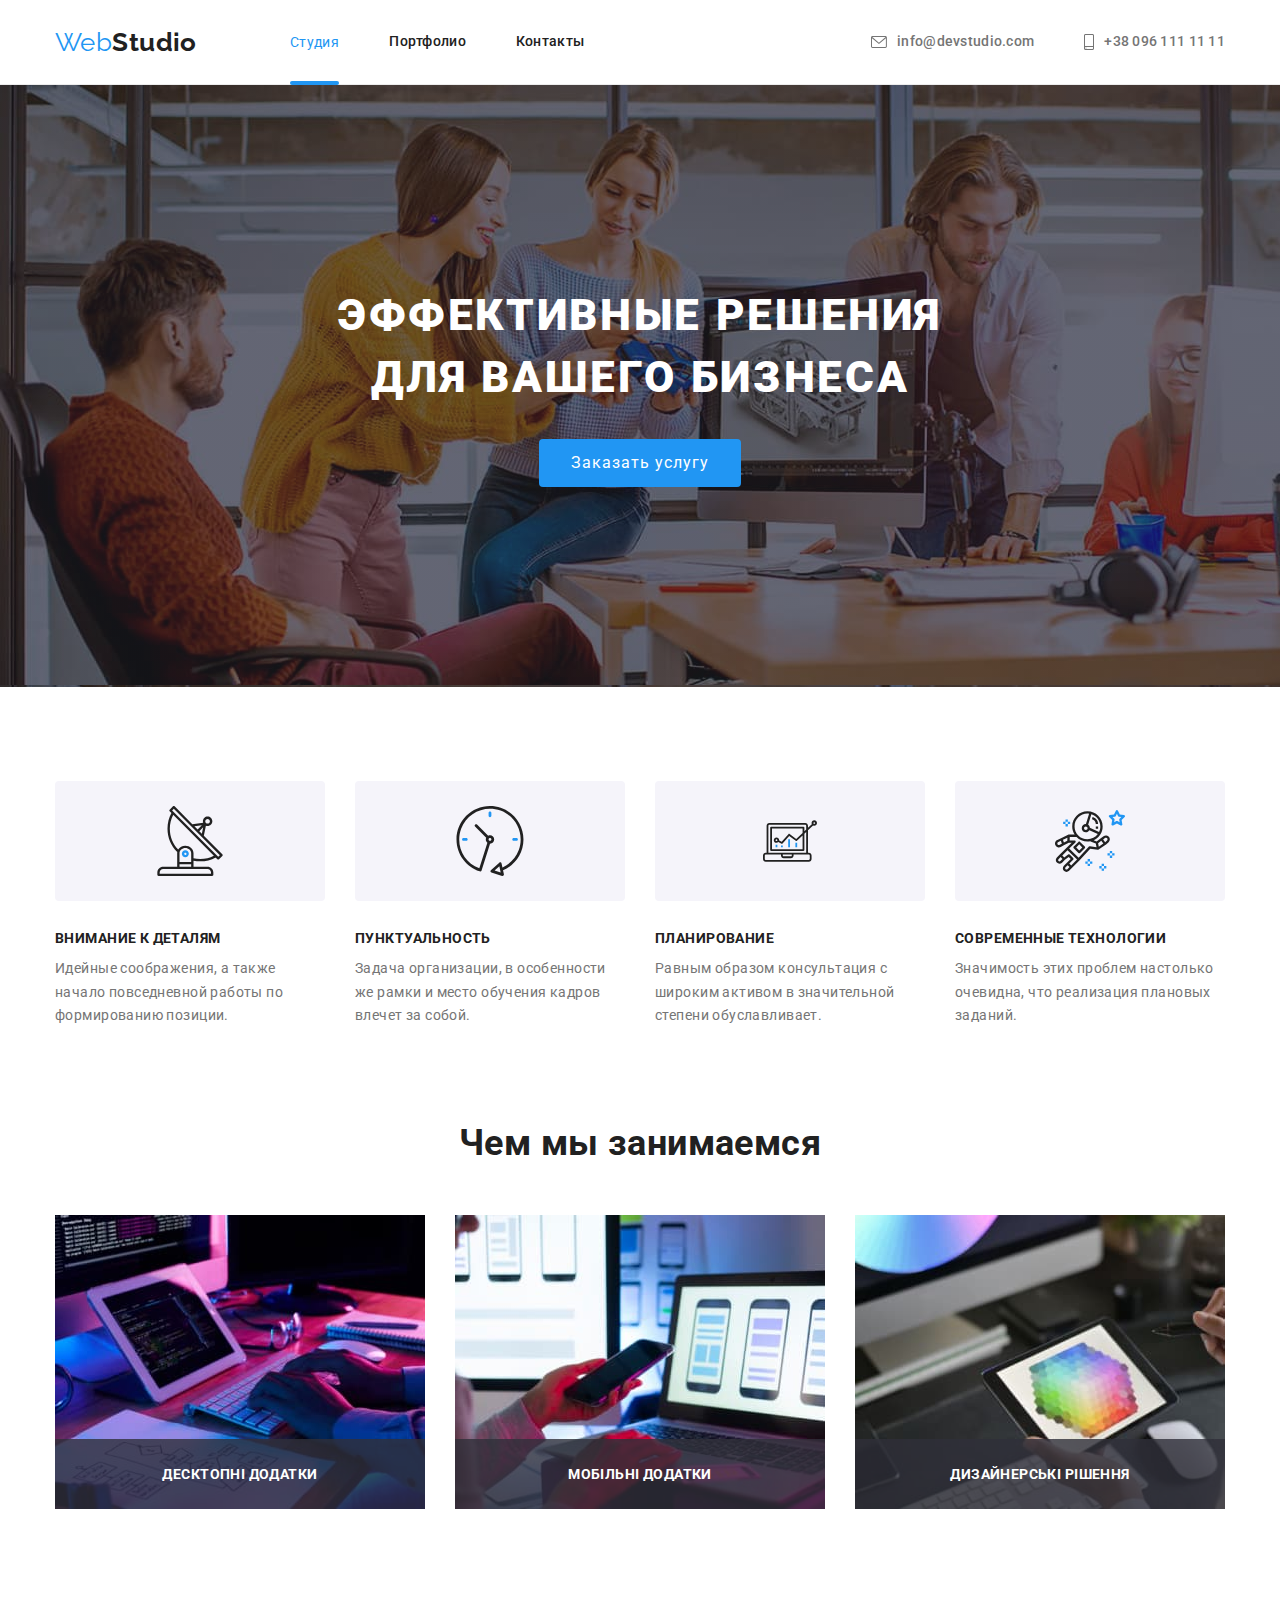
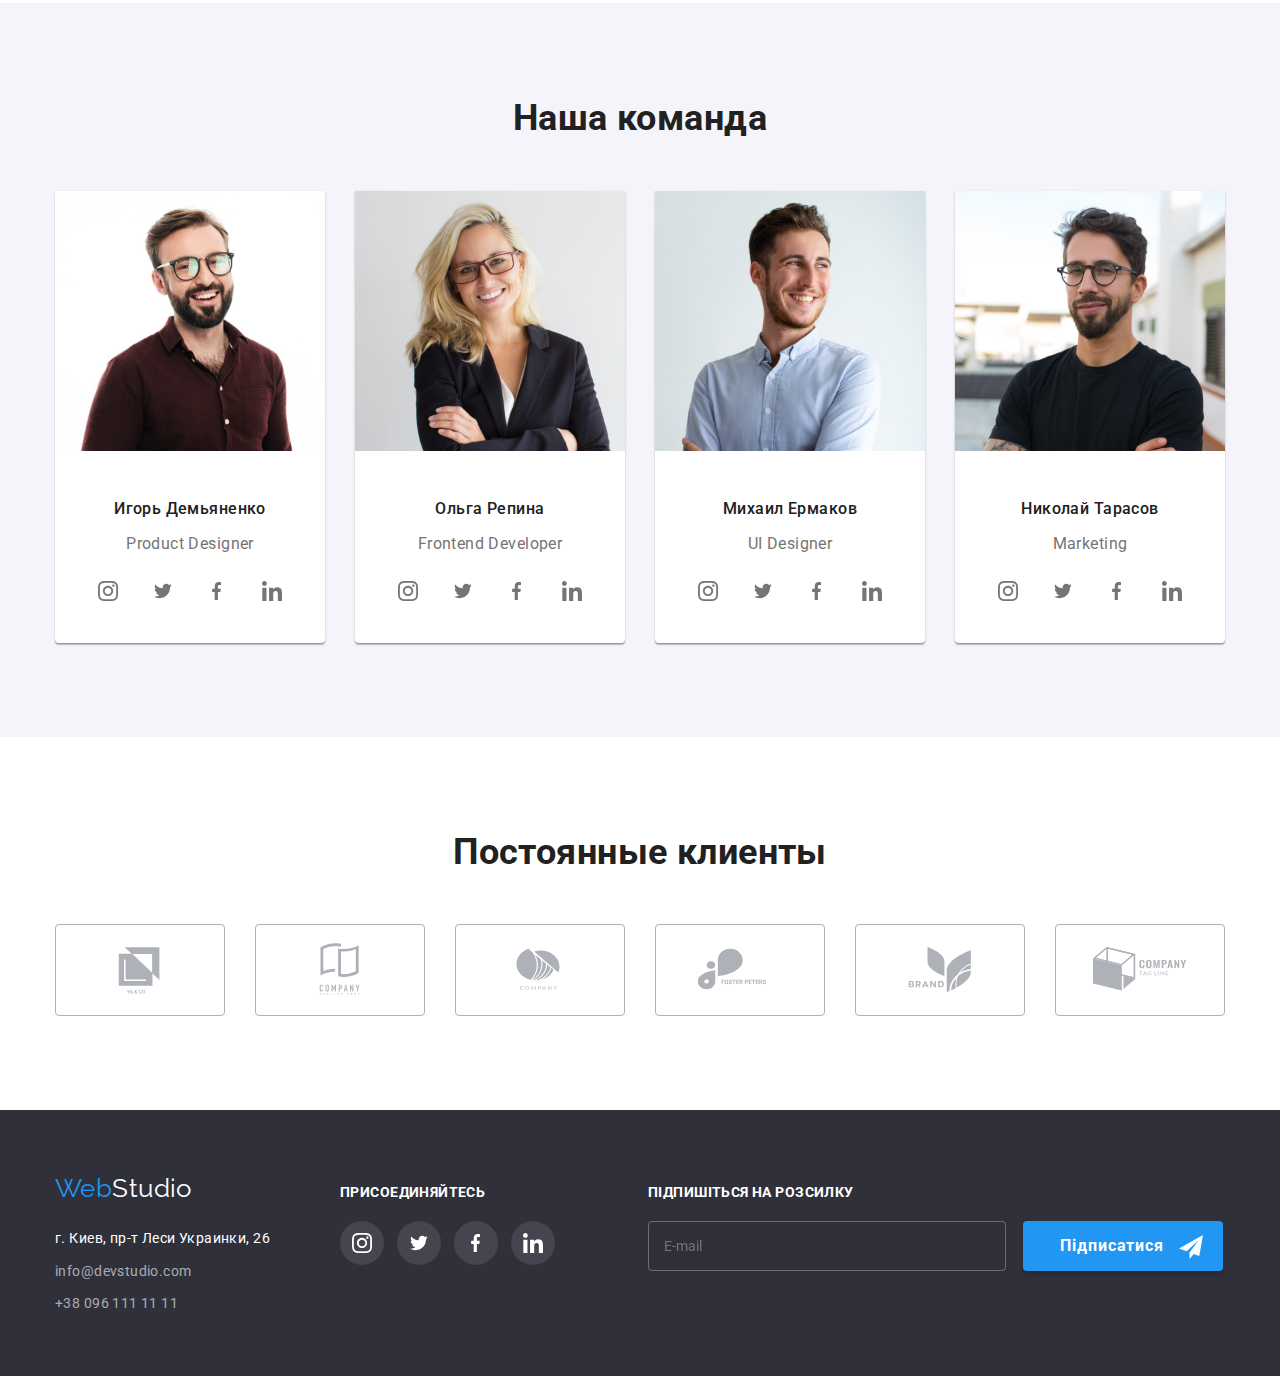
<file: index.html>
<!DOCTYPE html>
<html lang="ru">
<head>
    <meta charset="UTF-8">
    <meta http-equiv="X-UA-Compatible" content="IE=edge">
    <meta name="viewport" content="width=device-width, initial-scale=1.0">
    <link href="https://fonts.googleapis.com/css2?family=Raleway:wght@700&family=Roboto:wght@400;500;700;900&display=swap" rel="stylesheet">
    <link rel="stylesheet" href="https://cdnjs.cloudflare.com/ajax/libs/modern-normalize/1.1.0/modern-normalize.min.css">
    <link rel="stylesheet" href="./css/styles.css">
    <title><Homework#1></title>
</head>
<body>
    <header class="header">
        <div class="container main-nav">
        <nav class="main-nav">
            <a href="./index.html" class="logo list"><span>Web</span>Studio</a>
        <ul class="site-nav list">
            <li class="item"><a href="./index.html" class=" header-link accent-link list">Студия</a></li>
            <li class="item"><a href="./portfolio.html" class="header-link link list">Портфолио</a></li>
            <li class="item"><a href="#" class="link list">Контакты</a></li>
        </ul>
        </nav>
        <ul class="info-nav list">
            <li class="item"><a href="mailto:info@devstudio.com"class="item list"><svg class="letter-icon link"><use href="./images/icons.svg#letter"></use></svg>info@devstudio.com</a></li>
            <li class="item"><a href="tel:+380961111111"class="item list"><svg class="phone-icon link"><use href="./images/icons.svg#phone"></use></svg>+38 096 111 11 11</a></li>
    </ul>
</div>
    </header>
    <main>
    <section class="hero">
        <h1 class="hero-title">Эффективные решения для вашего бизнеса</h1>
        <button data-modal-open  type="button">Заказать услугу</button>
    </section>
    <section class="section about">
        <div class="container">
        <h2 class="hidden">О нас</h2>
        <ul class="quality-list list">
            <li class="feature-list">
                <div class="quality-icon"><svg class="antenna" widht="65" height="70">
                    <use href="./images/icons.svg#antenna"></use>
                </svg>  </div> 
                <h3 class="title">Внимание к деталям</h3>
                <p class="segment">Идейные соображения, а также начало повседневной работы по формированию позиции.</p>
            </li>
            <li class="feature-list">
                <div class="quality-icon"><svg class="clock"widht="67" height="70">
                    <use href="./images/icons.svg#clock"></use>
                </svg>   
                </div>
                <h3 class="title">Пунктуальность</h3>
                <p class="segment">Задача организации, в особенности же рамки и место обучения кадров влечет за собой.</p>
            </li>
            <li class="feature-list">
                <div class="quality-icon"><svg class="diagram" widht="70" height="54">
                    <use href="./images/icons.svg#diagram"></use>
                </svg>   
                </div>
                <h3 class="title">Планирование</h3>
                <p class="segment">Равным образом консультация с широким активом в значительной степени обуславливает.</p>
            </li>
            <li class="feature-list">
                <div class="quality-icon"><svg class="astronaut" width="70" height="70">
                    <use href="./images/icons.svg#astronaut"></use>
                </svg>   
                </div>
                <h3 class="title">Современные технологии</h3>
                <p class="segment">Значимость этих проблем настолько очевидна, что реализация плановых заданий.</p>
            </li>
        </ul>
    </div>
    </section>
    <section class="section-work list">
        <div class="container">
        <h2 class="section-title">Чем мы занимаемся</h2>
        <ul class="work list">
            <li><div class="app"><img src="./images/box1.jpg"alt="workflow" width="370">
            <h2 class="product-app list">Десктопні додатки</h2>
        </div></li>
            <li><div class="app"><img src="./images/box2.jpg" alt="workflow" width="370">
                <h2 class="product-app list">Мобільні додатки</h2>
            </div></li>
            <li><div class="app"><img src="./images/box3.jpg" alt="workflow" width="370">
                <h2 class="product-app list">Дизайнерські рішення</h2>
            </div></li>
        </ul>
    </div>
    </section>
    <section class="section-team">
        <div class="container">
        <h2 class="section-title">Наша команда</h2>
        <ul class="member-list list">
            <li class="member">
                <img src="./images/member1.jpg" alt="teammember" width="270">
                <h3 class="title">Игорь Демьяненко</h3>
                <p class="segment">Product Designer</p>
                <div>
                    <ul class="team-media list"> 
                        <li><a href="" class="link-icon">
                        <svg class="icon" width="20" height="20">
                            <use href="./images/icons.svg#instagram"></use>
                        </svg></a></li>
                        <li><a href="" class="link-icon">
                        <svg class="icon" width="20" height="16">
                            <use href="./images/icons.svg#twitter"></use>
                        </svg></a></li>
                        <li><a href="" class="link-icon">
                        <svg class="icon" width="10" height="20">
                            <use href="./images/icons.svg#facebook"></use>
                        </svg></a></li> 
                        <li><a href="" class="link-icon">
                        <svg class="icon" width="20" height="20">
                            <use href="./images/icons.svg#linkedin"></use>
                        </svg></a></li>
                </ul></div>
            <li class="member">
                <img src="./images/member2.jpg" alt="teammember" width="270">
                <h3 class="title">Ольга Репина</h3>
                <p class="segment">Frontend Developer</p>
                <div>
                    <ul class="team-media list"> 
                        <li><a href="" class="link-icon">
                        <svg class="icon" width="20" height="20">
                            <use href="./images/icons.svg#instagram"></use>
                        </svg></a></li>
                        <li><a href="" class="link-icon">
                        <svg class="icon" width="20" height="16">
                            <use href="./images/icons.svg#twitter"></use>
                        </svg></a></li>
                        <li><a href="" class="link-icon">
                        <svg class="icon" width="10" height="20">
                            <use href="./images/icons.svg#facebook"></use>
                        </svg></a></li> 
                        <li><a href="" class="link-icon">
                        <svg class="icon" width="20" height="20">
                            <use href="./images/icons.svg#linkedin"></use>
                        </svg></a></li>
                </ul></div>
            </li>
            <li class="member">
                <img src="./images/member4.jpg" alt="teammember" width="270">
                <h3 class="title">Михаил Ермаков</h3>
                <p class="segment">UI Designer</p>
                <div>
                    <ul class="team-media list"> 
                        <li><a href="" class="link-icon">
                        <svg class="icon" width="20" height="20">
                            <use href="./images/icons.svg#instagram"></use>
                        </svg></a></li>
                        <li><a href="" class="link-icon">
                        <svg class="icon" width="20" height="16">
                            <use href="./images/icons.svg#twitter"></use>
                        </svg></a></li>
                        <li><a href="" class="link-icon">
                        <svg class="icon" width="10" height="20">
                            <use href="./images/icons.svg#facebook"></use>
                        </svg></a></li> 
                        <li><a href="" class="link-icon">
                        <svg class="icon" width="20" height="20">
                            <use href="./images/icons.svg#linkedin"></use>
                        </svg></a></li>
                </ul></div>
            </li>
            <li class="member">
                <img src="./images/member3.jpg" alt="teammember" width="270">
                <h3 class="title">Николай Тарасов</h3>
                <p class="segment">Marketing</p>
                <div>
                    <ul class="team-media list"> 
                        <li><a href="" class="link-icon">
                        <svg class="icon" width="20" height="20">
                            <use href="./images/icons.svg#instagram"></use>
                        </svg></a></li>
                        <li><a href="" class="link-icon">
                        <svg class="icon" width="20" height="16">
                            <use href="./images/icons.svg#twitter"></use>
                        </svg></a></li>
                        <li><a href="" class="link-icon">
                        <svg class="icon" width="10" height="20">
                            <use href="./images/icons.svg#facebook"></use>
                        </svg></a></li> 
                        <li><a href="" class="link-icon">
                        <svg class="icon" width="20" height="20">
                            <use href="./images/icons.svg#linkedin"></use>
                        </svg></a></li>
                </ul></div>
            </li>
        </ul>
    </div>
    </section>
    <section class="section-client">
        <div class="container">
        <h2 class="section-title">Постоянные клиенты</h2>
        <ul class="company-list list">
            <li>
                <a href="" class="company-link">
                    <svg class="company-icon"  width="106" height="60">
                        <use href="./images/icons.svg#logo-1"></use>
                    </svg>
                </a>
            </li>
            <li>
                <a href="" class="company-link">
                    <svg class="company-icon" width="106" height="60">
                        <use href="./images/icons.svg#logo-2"></use>
                    </svg>
                </a>
            </li>
            <li>
                <a href="" class="company-link" >
                    <svg class="company-icon" width="106" height="60">
                        <use href="./images/icons.svg#logo-3"></use>
                    </svg>
                </a>
            </li>
            <li>
                <a href="" class="company-link">
                    <svg class="company-icon" width="106" height="60">
                        <use href="./images/icons.svg#logo-4"></use>
                    </svg>
                </a>
            </li>
            <li>
                <a href="" class="company-link">
                    <svg class="company-icon" width="106" height="60">
                        <use href="./images/icons.svg#logo-5"></use>
                    </svg>
                </a>
            </li>
            <li>
                <a href="" class="company-link none">
                    <svg class="company-icon" width="106" height="60">
                        <use href="./images/icons.svg#logo-6"></use>
                    </svg>
                </a>
            </li>
            
        </ul>
    </div>
    </section>
</main> 
<footer class="footer">
    <div class="container flex-ftr">
    <div class="ftr-address">
    <a href="./index.html" class="footer-logo list"><span>Web</span>Studio</a>
    <address>
        <ul class="footer-info list">
            <li class="ftr-item"><a href="https://goo.gl/maps/piqngm7oDQpEDh6u6" class="address list" target="_blank" rel="noopener nofollow noreferrer">г. Киев, пр-т Леси Украинки, 26</a></li>
            <li class="ftr-item"><a href="mailto:info@devstudio.com"class="link list" list>info@devstudio.com</a></li>
            <li class="ftr-item"><a href="tel:+380961111111"class="link list">+38 096 111 11 11</a></li>
        </ul>
    </address></div>
    <div class="conect">
        <h2 class="ftr-title">присоединяйтесь</h2>
   <ul class="ftr-list list">
      <li >
       <a class="ftr-icon" href="">
           <svg class="icon" width="20"height="20">
               <use href="./images/icons.svg#instagram"width="20"height="20"></use>
           </svg>
       </a>
      </li>
      <li>
       <a class="ftr-icon" href="">
           <svg class="icon" width="20"height="16">
               <use href="./images/icons.svg#twitter"></use>
           </svg>
       </a>
      </li>
      <li >
       <a class="ftr-icon" href="" >
           <svg class="icon"width="10"height="20">
               <use href="./images/icons.svg#facebook"></use>
           </svg>
       </a>
      </li>
      <li >
       <a class="ftr-icon none" href="">
           <svg class="icon" width="20"height="20">
               <use href="./images/icons.svg#linkedin"></use>
           </svg>
       </a>
      </li>
   </ul></div>
   <form class="ftr-form list">
    <h2 class="ftr-title">Підпишіться на розсилку</h2>
    <div class="ftr-group list">
    <input type="email" name="mail" id="mail" placeholder="E-mail">
    <button class="btn-form-ftr" type="submit">
        Підписатися <svg class="ftr-form-icon" Width="24px" Height="24px">
            <use href="./images/icons.svg#send-form"></use>
        </svg> </button>
    </div>
   </form>
</div>

</footer>
<div class="backdrop is-hidden" data-modal>
    <div class="modal">
        <button class="close" data-modal-close> <svg width="18"height="18"><use href="./images/icons.svg#close"></use></svg> </button>
        <h2 class="group-title list">Залиште свої дані, ми вам передзвонимо</h2>
        <form  class="form">
            <div class="form-group list">
            <label for="name" class="form-label">Ім'я</label>
            <span class="form-icon"><svg  width="18px"
                height="18px">
                <use href="./images/icons.svg#person-form"></use>
            </svg></span>
            <input class="form-input" type="text" name="name" id="name" > 
        </div>
        <div class="form-group list">
            <label for="tel" class="form-label">Телефон</label>
            <span class="form-icon"><svg width="18px"
                height="18px">
                <use href="./images/icons.svg#phone-form"></use>
            </svg></span>
            <input class="form-input" type="tel" name="tel" id="tel">
        </div>
        <div class="form-group list">
            <label for="mail" class="form-label">Пошта</label>
            <span class="form-icon"><svg  width="18px"
                height="18px">
                <use href="./images/icons.svg#email-form"></use>
            </svg></span>
            <input class="form-input" type="email" name="mail" id="mail">
        </div>
        <div class="form-group-text list"> 
            <label for="coment" class="label-text">Коментар</label>
            <textarea  name="coment" id="coment" placeholder="Введіть текст"></textarea>
        </div>
        <label class="consent" for="checkbox">
            <input class="checkbox hidden" type="checkbox" name="consent" checked id="checkbox"/>
            <span class="form-consent">
              <svg class="consent-icon" width="16px" height="15px">
                <use href="./images/icons.svg#check"></use>
              </svg>
            </span>
            <span class="consent-text">Погоджуюся з розсилкою та приймаю<a class="consent-text-link" href="">  Умови договору</a></span>
        </label>
        <div class="form-btn list">
            <button type="submit">Відправити</button>
        </div>
        </form>
        
    </div>
</div>
<script src="./js/modal.js"></script>
</body>
</html>
</file>
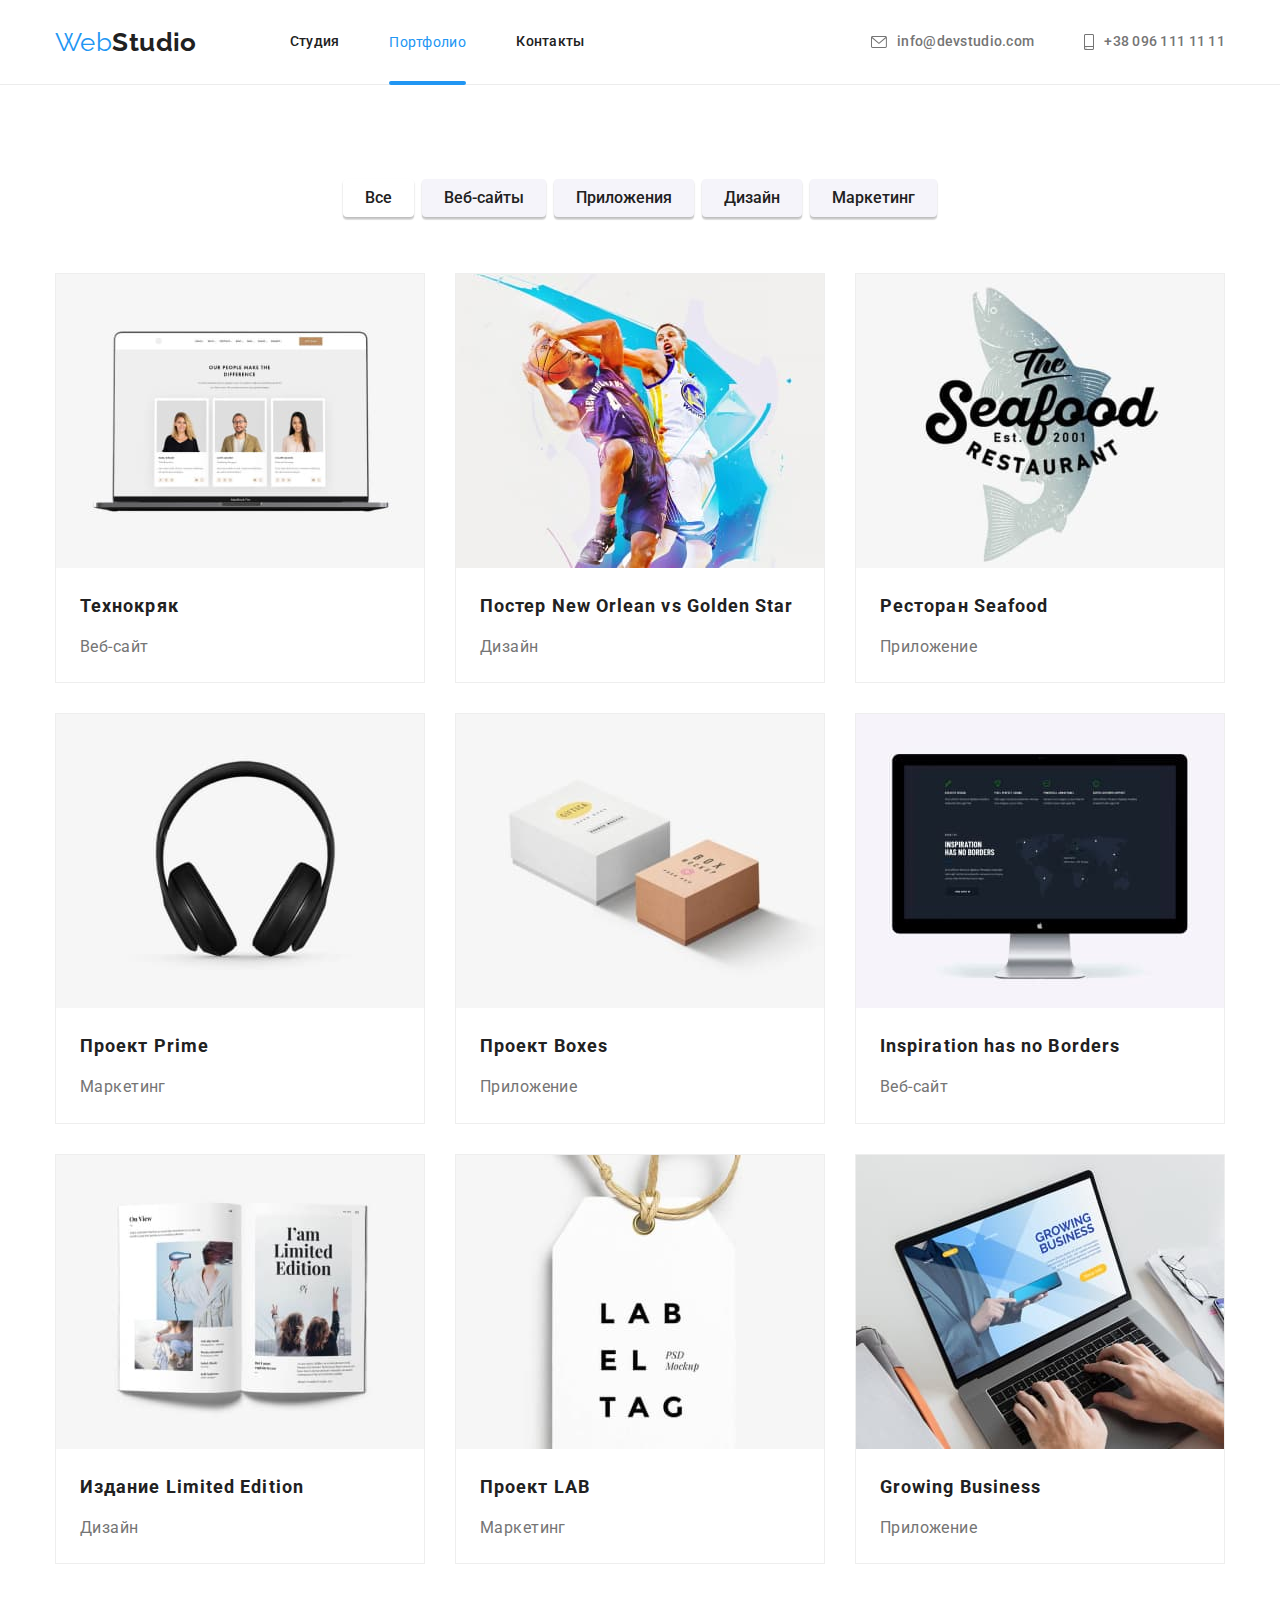
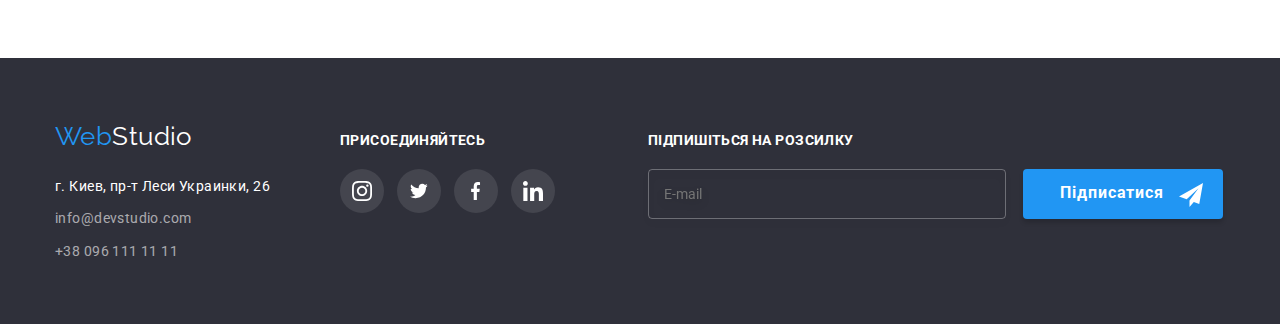
<file: portfolio.html>
<!DOCTYPE html>
<html lang="ru">
<head>
    <meta charset="UTF-8">
    <meta http-equiv="X-UA-Compatible" content="IE=edge">
    <meta name="viewport" content="width=device-width, initial-scale=1.0">
    <link href="https://fonts.googleapis.com/css2?family=Raleway:wght@700&family=Roboto:wght@400;500;700&display=swap" rel="stylesheet">
    <link rel="stylesheet" href="https://cdnjs.cloudflare.com/ajax/libs/modern-normalize/1.1.0/modern-normalize.min.css">
    <link rel="stylesheet" href="./css/styles.css">
    <title>Homework#2</title>
</head>
<body>
    <header class="header">
        <div class="container main-nav">
        <nav class="main-nav">
            <a href="./index.html" class="logo list"><span>Web</span>Studio</a>
        <ul class="site-nav list">
            <li class="item"><a href="./index.html" class="link list">Студия</a></li>
            <li class="item"><a href="./portfolio.html" class="accent-link list">Портфолио</a></li>
            <li class="item"><a href="#" class="link list">Контакты</a></li>
        </ul>
        </nav>
        <ul class="info-nav list">
            <li class="item"><a href="mailto:info@devstudio.com"class="item list"><svg class="letter-icon link"><use href="./images/icons.svg#letter"></use></svg>info@devstudio.com</a></li>
            <li class="item"><a href="tel:+380961111111"class="item list"><svg class="phone-icon link"><use href="./images/icons.svg#phone"></use></svg>+38 096 111 11 11</a></li>
    </ul>
</div>
    </header>
    <main>
        <section class="section-project list">
            <div class="container">
            <h1 class="hidden">Портфолио</h1>
            <ul class="button-nav list">
           <li class="item"><button type="button" class="accent-btn">Все</button></li> 
           <li class="item"><button type="button">Веб-сайты</button></li> 
           <li class="item"><button type="button">Приложения</button></li> 
           <li class="item"><button type="button">Дизайн</button></li> 
           <li class="item"><button type="button">Маркетинг</button></li> 
        </ul>
        <ul class="project-list list">
            <li class="project">
                <a href="#"class="project-block list"><div class="project-thumb" >
                <img class="project-img" src="./images/project 1.jpg" alt="Проект">
                <p class="project-overlay list">Ресурс пропонує комплексні пропозиції з різним рівнем функціоналу та сервісів. Все це дозволить відвідувачу отримати вичерпні відомості про компанію чи приватну особу.</p>
            
                <h2 class="title">Технокряк</h2>
                <p class="segment">Веб-сайт</p>
        </div>
        </a></li>
            <li class="project">
                <a href="#"class="project-block list"><div class="project-thumb" >
                <img class="project-img" src="./images/project 2.jpg" alt="Проект"width: 370px>
                <p class="project-overlay list">Ресурс пропонує комплексні пропозиції з різним рівнем функціоналу та сервісів. Все це дозволить відвідувачу отримати вичерпні відомості про компанію чи приватну особу.</p>
                <h2 class="title">Постер New Orlean vs Golden Star</h2>
                <p class="segment">Дизайн</p>
            </div>
            </a></li>
            <li class="project">
                <a href="#"class="project-block list"><div class="project-thumb" >
                <img class="project-img" src="./images/project 3.jpg" alt="Проект"width: 370px>
                <p class="project-overlay list">Ресурс пропонує комплексні пропозиції з різним рівнем функціоналу та сервісів. Все це дозволить відвідувачу отримати вичерпні відомості про компанію чи приватну особу.</p>
                <h2 class="title">Ресторан Seafood</h2>
                <p class="segment">Приложение</p>
            </div>
            </a></li>
            <li class="project">
                <a href="#"class="project-block list"><div class="project-thumb" >
                <img class="project-img" src="./images/project 4.jpg" alt="Проект"width: 370px>
                <p class="project-overlay list">Ресурс пропонує комплексні пропозиції з різним рівнем функціоналу та сервісів. Все це дозволить відвідувачу отримати вичерпні відомості про компанію чи приватну особу.</p>
                <h2 class="title">Проект Prime</h2>
                <p class="segment">Маркетинг</p>
            </div>
            </a></li>
            <li class="project">
                <a href="#"class="project-block list"><div class="project-thumb" >
                <img class="project-img" src="./images/project 5.jpg" alt="Проект"width: 370px>
                <p class="project-overlay list">Ресурс пропонує комплексні пропозиції з різним рівнем функціоналу та сервісів. Все це дозволить відвідувачу отримати вичерпні відомості про компанію чи приватну особу.</p>
                <h2 class="title">Проект Boxes</h2>
                <p class="segment">Приложение</p>
            </div>
            </a></li>
            <li class="project">
                <a href="#"class="project-block list"><div class="project-thumb" >
                <img class="project-img" src="./images/project 6.jpg" alt="Проект"width: 370px>
                <p class="project-overlay list">Ресурс пропонує комплексні пропозиції з різним рівнем функціоналу та сервісів. Все це дозволить відвідувачу отримати вичерпні відомості про компанію чи приватну особу.</p>
                <h2 class="title">Inspiration has no Borders</h2>
                <p class="segment">Веб-сайт</p>
            </div>
            </a></li>
            <li class="project">
                <a href="#"class="project-block list"><div class="project-thumb" >
                <img class="project-img" src="./images/project 7.jpg" alt="Проект"width: 370px>
                <p class="project-overlay list">Ресурс пропонує комплексні пропозиції з різним рівнем функціоналу та сервісів. Все це дозволить відвідувачу отримати вичерпні відомості про компанію чи приватну особу.</p>
                <h2 class="title">Издание Limited Edition</h2>
                <p class="segment">Дизайн</p>
            </div>
            </a></li>
            <li class="project">
                <a href="#"class="project-block list"><div class="project-thumb" >
                <img class="project-img" src="./images/project 8.jpg" alt="Проект"width: 370px>
                <p class="project-overlay list">Ресурс пропонує комплексні пропозиції з різним рівнем функціоналу та сервісів. Все це дозволить відвідувачу отримати вичерпні відомості про компанію чи приватну особу.</p>
                <h2 class="title">Проект LAB</h2>
                <p class="segment">Маркетинг</p>
            </div>
            </a></li>
            <li class="project">
                <a href="#"class="project-block list"><div class="project-thumb" >
                <img class="project-img" src="./images/project 9.jpg" alt="Проект"width: 370px>
                <p class="project-overlay list">Ресурс пропонує комплексні пропозиції з різним рівнем функціоналу та сервісів. Все це дозволить відвідувачу отримати вичерпні відомості про компанію чи приватну особу.</p>
                <h2 class="title">Growing Business</h2>
                <p class="segment">Приложение</p>
            </div>
            </a></li>
        </ul>
    </div>
    </section>
    </main>
    <footer class="footer">
        <div class="container flex-ftr">
        <div class="ftr-address">
        <a href="./index.html" class="footer-logo list"><span>Web</span>Studio</a>
        <address>
            <ul class="footer-info list">
                <li class="ftr-item"><a href="https://goo.gl/maps/piqngm7oDQpEDh6u6" class="address list" target="_blank" rel="noopener nofollow noreferrer">г. Киев, пр-т Леси Украинки, 26</a></li>
                <li class="ftr-item"><a href="mailto:info@devstudio.com"class="link list" list>info@devstudio.com</a></li>
                <li class="ftr-item"><a href="tel:+380961111111"class="link list">+38 096 111 11 11</a></li>
            </ul>
        </address></div>
        <div class="conect">
            <h2 class="ftr-title">присоединяйтесь</h2>
       <ul class="ftr-list list">
          <li >
           <a class="ftr-icon" href="">
               <svg class="icon" width="20"height="20">
                   <use href="./images/icons.svg#instagram"width="20"height="20"></use>
               </svg>
           </a>
          </li>
          <li>
           <a class="ftr-icon" href="">
               <svg class="icon" width="20"height="16">
                   <use href="./images/icons.svg#twitter"></use>
               </svg>
           </a>
          </li>
          <li >
           <a class="ftr-icon" href="" >
               <svg class="icon"width="10"height="20">
                   <use href="./images/icons.svg#facebook"></use>
               </svg>
           </a>
          </li>
          <li >
           <a class="ftr-icon none" href="">
               <svg class="icon" width="20"height="20">
                   <use href="./images/icons.svg#linkedin"></use>
               </svg>
           </a>
          </li>
       </ul></div>
       <form class="ftr-form list">
        <h2 class="ftr-title">Підпишіться на розсилку</h2>
        <div class="ftr-group list">
        <input type="email" name="mail" id="mail" placeholder="E-mail">
        <button class="btn-form-ftr" type="submit">
            Підписатися <svg class="ftr-form-icon" Width="24px" Height="24px">
                <use href="./images/icons.svg#send-form"></use>
            </svg> </button>
        </div>
       </form>
    </div>
    
    </footer>
</body>
</html>
</file>
<file: css/styles.css>
:root{
    --title-text-color: #212121;
    --additional-text-color:#757575;
    --accent-color:#2196F3;
    --secondary-color:#FFFFFF;

    --anim-speed: 250ms;
}
body {
    font-family:'Roboto', sans-serif;
    font-size: 14px;
    letter-spacing: 0.03em;
    color: var(--title-text-color);
    background-color: var(--secondary-color);
}
.list{
    padding: 0;
    margin: 0;
    list-style-type: none;
    text-decoration: none;
}
.container {
    width: 1200px;
    padding-left: 15px;
    padding-right: 15px;
    margin: 0 auto;
}
.header {
    padding: 24px;
    border-bottom: 1px solid #ECECEC;
}
.logo {
    color: var(--title-text-color);
    font-family: 'Raleway';
    font-weight: 700;
    font-size: 26px;
    line-height:1.2;
}
.logo span {
    color: var(--accent-color);
    font-weight: 400;
    line-height:1.4;
}
.main-nav {
    display: flex;
    align-items: center;
}
.site-nav {
    display: flex;
    margin-left: 93px;
}
.site-nav .item:not(:last-child){
    margin-right: 50px;
    position: relative;
}
.site-nav .accent-link{
    display: block;
    padding-top: 8px;
    padding-bottom: 8px;
}
.site-nav .accent-link::after{
    content: '';

    position: absolute;
    bottom: -27px;

    display: block;
    width: 100%;
    height: 4px;
    border-radius: 2px;
    background-color: var(--accent-color);
}
.site-nav .link {
    display: block;
    padding-top: 8px;
    padding-bottom: 8px;
    color: var(--title-text-color);
    font-weight: 500;
    line-height: 1.1;
    letter-spacing: 0.02em;
}
.site-nav.link:hover ,
.site-nav .link:focus {
color: var(--accent-color);
}
.accent-link {
    color: var(--accent-color);
}
.info-nav {
    display: flex;
    margin-left: auto;
}
.letter-icon {
    width: 16px;
    height: 12px;
    fill:currentColor;
    margin-right: 10px;
}
.info-nav .item {
    display: flex;
    align-items: center;
}
.info-nav .item {
    color: var(--additional-text-color);
    font-weight: 500;
    line-height :1.1;
    letter-spacing: 0.02em;
    transition-property: color;
    transition-duration: var(--anim-speed);
    transition-timing-function: cubic-bezier(0.4, 0, 0.2, 1);
}
.info-nav .item:hover{
        color:var(--accent-color);
    }
.info-nav .item a {
    color: inherit;
}
.phone-icon {
    width: 10px;
    height: 16px;
    fill:currentColor;
}
.info-nav .item + .item{
    margin-left: 50px;
}
.info-nav .link{
    margin-right: 10px; 
}
.hero {
    max-width: 1600px;
    padding: 200px 0;
    text-align: center;
    margin-left: auto;
    margin-right: auto;

    background-color: #2F303A;;
    background-image: linear-gradient(to right,
    rgba(47, 48, 58, 0.4),
    rgba(47, 48, 58, 0.4) ),
    url(../images/background.jpg);
}
.hero-title {
    margin-bottom: 30px;
    margin-top: 0;;
    width: 693px;
    margin-right: auto;
    margin-left: auto;

    color:var(--secondary-color);
    font-weight: 900;
    font-size: 44px;
    line-height: 1.4;
    text-transform: uppercase;
    letter-spacing: 0.06em;
}
.hero button {
    padding: 10px 32px;
    background-color: var(--accent-color);
    color:var(--secondary-color);

    font-family: inherit;
    font-weight: 700px;
    font-size: 16px;
    line-height: 1.8;
    border-radius: 4px;
    align-items: center;
    letter-spacing: 0.06em;
    border-style: none;
    cursor: pointer;
}
.backdrop {
    position: fixed;
    top:0;
    width: 0;

    width: 100%;
    height: 100%;

    background-color: rgba(0, 0, 0, 0.2);
    transition: opacity var(--anim-speed), visibility var(--anim-speed);
    transition-timing-function: cubic-bezier(0.4, 0, 0.2, 1);
}
.backdrop.is-hidden {
    opacity: 0;
    visibility: hidden;
    pointer-events: none;
}
.modal {
    position: absolute;
    top: 50%;
    left: 50%;
    transform: translate(-50%, -50%);
    min-width: 528px;
    min-height: 581px;
    background-color: var(--secondary-color);
    box-shadow: 0px 1px 3px rgba(0, 0, 0, 0.12), 0px 1px 1px rgba(0, 0, 0, 0.14), 0px 2px 1px rgba(0, 0, 0, 0.2);
    border-radius: 4px;
}
.close {
    display: flex;
    align-items: center;
    justify-content: center;
    background-color: var(--secondary-color);
    border: 1px solid rgba(0, 0, 0, 0.1);
    border-radius: 50%;
    width: 30px;
    height: 30px;
    margin-top: 8px;
    margin-right: 8px;
    margin-left: auto;
    transition:var(--anim-speed);
    transition-timing-function: cubic-bezier(0.4, 0, 0.2, 1);
}
.close:focus,
.close:hover {
    fill: var(--accent-color);
    border-color: var(--accent-color);
}
.form {
    width: 448px;
    margin-left: auto;
    margin-right: auto;
}
.group-title {
   margin-bottom: 30px;
   font-size: 20px;
   line-height: 1.1;
   text-align: center;
   color: var(--title-text-color);
}
.form-group {
    display: flex;
    flex-direction: column;
    margin-bottom: 28px;
    position: relative;
}
.form-label {
    margin-bottom: 4px;
    font-size: 12px;
    line-height: 1.1;
    color: var(--additional-text-color);
}
.form-icon {
    position: absolute;
    top: 50%;
    left: 15px;
    transform: translate(-50%);
    display: inline-block;
    transition:var(--anim-speed);
    transition-timing-function: cubic-bezier(0.4, 0, 0.2, 1);
}
.label-text {
    font-size: 12px;
    line-height: 1.1;
    color: var(--additional-text-color);
}
.form-group input {
    border-radius: 4px;
    border: 1px solid rgba(33, 33, 33, 0.2);
    height: 40px;
    font-size: 16px;
    padding-left: 42px;
    padding-right: 15px;
    transition:var(--anim-speed);
    transition-timing-function: cubic-bezier(0.4, 0, 0.2, 1);

    outline: none;
}
.form-input:focus {
    border-color: var(--accent-color);
}
.form-icon:hover {
    fill: #2196F3;
}
.form-group:focus-within> .form-icon{
    fill: var(--accent-color);
}
.form-group-text textarea:focus {
    border-color: var(--accent-color);
}
.form-group-text textarea {
    width: 448px;
    resize: none;
    border: 1px solid rgba(33, 33, 33, 0.2);
    border-radius: 4px;
    height: 120px;
    font-size: 12px;
    line-height: 1.1px;
    color: rgba(117, 117, 117, 0.5);
    padding: 12px 16px;
    margin-top: 4px;
    margin-bottom: 20px;
    outline: none;
    transition:var(--anim-speed);
    transition-timing-function: cubic-bezier(0.4, 0, 0.2, 1);
}
.consent {
    display: flex;
    justify-content: center;
    align-items: center;
    margin-bottom: 30px;
    gap: 8px;
    color: var(--secondary-color);

}
.form-consent{
    display: inline-flex;
    align-items: center;
    justify-content: center;
    width: 16px;
    height: 15px;

    outline: 2px solid var(--title-text-color);
    outline-offset: -2px;
    border-radius: 2px;
    transition:var(--anim-speed);
    transition-timing-function: cubic-bezier(0.4, 0, 0.2, 1);
}

.checkbox:checked + .form-consent {
    outline-color: var(--accent-color);
    background-color: var(--accent-color);                                                    
}

.consent-text {
    user-select: none;
    color: var(--additional-text-color)
}
.consent-text-link {
    color: var(--accent-color);
}

.form-btn {
    text-align: center;
}
.form-btn button{
    padding: 10px 52px;

    background-color: var(--accent-color);
    box-shadow: 0px 4px 4px rgba(0, 0, 0, 0.15);
    color:var(--secondary-color);

    font-family: 'Roboto';
    font-weight: 700;
    font-size: 16px;
    line-height: 1.9;
    border-radius: 4px;
    letter-spacing: 0.06em;
    border-style: none;
    cursor: pointer;
    margin-bottom: 40px;
    transition:var(--anim-speed);
    transition-timing-function: cubic-bezier(0.4, 0, 0.2, 1);
}
.form-btn button:hover,
.form-btn button:focus{
   background-color: #188CE8;
}
.hidden {
    position: absolute; 
    width: 1px; 
    height: 1px; 
    margin: -1px; 
    border: 0; 
    padding: 0; 
    white-space: nowrap; 
    clip-path: inset(100%); 
    clip: rect(0 0 0 0); 
    overflow: hidden; 
}
.about {
    padding-top: 94px;
}
.quality-list {
    display: flex;
}
.feature-list {
    width: 270px;
}
.feature-list:not(:last-child){
    margin-right: 30px;
}
.quality-icon {
    width: 270px;
    height: 120px;
    display: flex;
    align-items: center;
    justify-content: center;
    
    background-color: #F5F4FA;
    border-radius: 4px;
    margin-bottom: 30px;
    fill:var(--title-text-color)

}
.section .title {
    margin-top: 0;
    margin-bottom: 10px;

    color: var(--title-text-color);
    line-height: 1.1;
    font-size: 14px;
    text-transform: uppercase;
}
.section .segment {
    margin-top: 0;
    margin-bottom: 0;

    color: var(--additional-text-color);
    line-height:1.7;
}
.section-title {
    margin-top: 0;
    margin-bottom: 50px;

    font-size: 36px;
    line-height: 1.2;
    text-align: center;
}
.section-work {
    padding: 94px 0;
}
.work {
    display: flex;
}
.work :not(:last-child) {
    margin-right: 30px;
}
.app {
    position: relative;
    width: 370px;
    display: flex;
    text-align: center;
}
.product-app {
    position: absolute;
    width: 370px;
    bottom: 0;
    padding-top: 27px;
    padding-bottom: 27px;
    font-size: 14px;
    line-height: 1,1;
    text-transform: uppercase;
    color: var(--secondary-color);
    background: rgba(47, 48, 58, 0.8);

}
.section-team {
    padding: 94px 0;
}
.section-team .title {
    padding-top: 30px;

    font-weight: 500;
    font-size: 16px;
    line-height: 1,2px;
}
.member-list  {
 display: flex;
 justify-content: space-between;
}
.section-team .segment {
    margin-top: 0;
    margin-bottom:0;
    color: var(--additional-text-color);
    font-size: 16px;
    line-height:1.2;
}
.team-media {
    display: flex;
    justify-content: space-evenly;
    padding-left: 20px;
    padding-right: 20px;
    margin-top: 16px;
    padding-bottom: 30px;
}
.link-icon{
    display: flex;
    justify-content: center;
    align-items: center;
    width: 44px;
    height: 44px;
    border-radius: 50%;
    fill: #757575;
    transition: color var(--anim-speed) ease-in-out, background-color var(--anim-speed) ease-in-out;
    transition-timing-function: cubic-bezier(0.4, 0, 0.2, 1);
}
.link-icon:hover,
.link-icon:focus{
    background-color: #2196F3;
    fill: #ECECEC;
}
.section-team .member {
    width: 270px;
    background-color: var(--secondary-color);
    box-shadow: 0px 1px 3px rgba(0, 0, 0, 0.12),
    0px 1px 1px rgba(0, 0, 0, 0.14),
    0px 2px 1px rgba(0, 0, 0, 0.2);
    border-radius: 0px 0px 4px 4px;
    width: 270px;
    text-align: center;
}

.section-team {
    background-color: #F5F4FA;;
}
.section-client {
    padding: 94px 0;
}
.company-list{
    display: flex;
}
.company-link {
    display: flex;
    justify-content: center;
    align-items: center;
    margin-right: 30px;
    width: 170px;
    height: 92px;
    border: 1px solid #AFB1B8;
    border-radius: 4px;
    fill:  #AFB1B8;;
    transition: fill var(--anim-speed) ease-in-out, border var(--anim-speed) ease-in-out;
    transition-timing-function: cubic-bezier(0.4, 0, 0.2, 1);
}
.company-link .none{
    margin-right: 0px;
}
.company-link:hover,
.company-link:focus{
    border: 1px solid var(--accent-color);
    fill: var(--accent-color);
    
}
.flex-ftr{
    display: flex;
    align-items: baseline;
}
.footer{
    padding: 60px 0;
    background-color: #2F303A;
}
.ftr-address {
    display: block;
    margin-right: 70px;
}
.footer-logo {
    color:var(--secondary-color);
    font-family: 'Raleway';
    font-weight: 700px;
    font-size: 26px;
    line-height:1.2;
}
.footer-logo span {
    color: var(--accent-color);
    font-weight: 400;
    line-height:1.4;
}
.footer address{
    margin-top: 20px;
}
.ftr-item:not(:first-child) {
    margin-top: 9px;
}

.footer-info .address {
    color: var(--secondary-color);
    font-style: normal;
    line-height: 1.7;
    transition: color var(--anim-speed) ease-in-out, background-color var(--anim-speed) ease-in-out;
    transition-timing-function: cubic-bezier(0.4, 0, 0.2, 1);
}
.footer-info .link {
    display: block;
    margin-top: 9px;
    color: rgba(255, 255, 255, 0.6);
    font-style: normal;
    line-height: 1.7;
    transition: color var(--anim-speed) ease-in-out, background-color var(--anim-speed) ease-in-out;
    transition-timing-function: cubic-bezier(0.4, 0, 0.2, 1);
}
.footer-info .link:hover ,
.footer-info .link:focus {
    color: var(--accent-color);
}
.footer-info .address:hover ,
.footer-info .address:focus {
    color: var(--accent-color);
}

.conect {
    display: block;
    margin-right: 93px;
}
.ftr-title {
    margin-top: 0;
    margin-bottom: 20px;

    font-size: 14px;
    line-height: 1.1;
    text-transform: uppercase;
    color: var(--secondary-color);
}
.ftr-list{
    display: flex;
}
.ftr-icon{
    display: flex;
    align-items: center;
    justify-content: center;
    width: 44px;
    height: 44px;
    background-color: rgba(255, 255, 255, 0.1);
    border-radius: 50%;
    fill: var(--secondary-color);
}
.ftr-icon{
    margin-right: 13px;
    transition: background-color var(--anim-speed) ease-in-out;
    transition-timing-function: cubic-bezier(0.4, 0, 0.2, 1);
}
.ftr-icon.none{
    margin: 0;
}
.ftr-icon:hover {
    background-color: var(--accent-color);
}
.button-nav button:hover,
.button-nav button:focus {
    background-color: var(--accent-color);
    color:var(--secondary-color);
}
.ftr-group {
    display: flex;
}
.ftr-group input ::placeholder {
    padding: 16px 15px 295px 15px
}

.ftr-group input {
    width: 358px;
    height: 50px;
    padding-left: 15px;
    padding-right: 15px;
    background-color: transparent;
    color:rgba(255, 255, 255, 0.6);
    border: 1px solid rgba(255, 255, 255, 0.3);
    filter: drop-shadow(0px 4px 4px rgba(0, 0, 0, 0.15));
    border-radius: 4px;
    outline: none;

}
.btn-form-ftr {
    position: relative; 
    display: flex;
    justify-content: center;
    align-items: center;
}
.ftr-form-icon {
    position: absolute;
    top: 14px;
    right: 20px;
}
.ftr-group button{
   width: 200px;
   height: 50px;
   padding-right: 28px;
   background-color: var(--accent-color);
   box-shadow: 0px 4px 4px rgba(0, 0, 0, 0.15);
   color:var(--secondary-color);
   margin-left: 17px;
   font-family: 'Roboto';
   font-weight: 700;
   font-size: 16px;
   line-height: 1.9;
   border-radius: 4px;
   letter-spacing: 0.06em;
   border-style: none;
   cursor: pointer;
}
.section-project {
    padding: 94px 0;
}
.section-project .accent-btn{
    background-color:var(--secondary-color);
}
.section-project .button-nav  {
    display: flex;
    justify-content: center;
  
    line-height:1.6;
}
.button-nav .item:not(:last-child) {
    margin-right: 8px;
}
.button-nav button{
    padding: 6px 22px;
    border-style: none;
    background-color: #F5F4FA;
    border-radius: 4px;
    box-shadow: 0px 3px 1px rgba(0, 0, 0, 0.1), 0px 1px 2px rgba(0, 0, 0, 0.08), 0px 2px 2px rgba(0, 0, 0, 0.12);
    color: var(--title-text-color);
    font-weight: 500;
    font-size: 16px;
    line-height: 1.6;
    cursor: pointer;
    transition: color var(--anim-speed) ease-in-out, background-color var(--anim-speed) ease-in-out;
    transition-timing-function: cubic-bezier(0.4, 0, 0.2, 1);
}

.project:hover{
    box-shadow: 0px 1px 1px rgba(0, 0, 0, 0.12), 0px 4px 4px rgba(0, 0, 0, 0.06), 1px 4px 6px rgba(0, 0, 0, 0.16);
}
.project-thumb{
    position: relative;
    overflow: hidden;
}

.project-img {
    display: block;
}
.project-overlay {
    position: absolute;
    bottom: 0;
    left: 0;
    transform: translateY(100%);
  
    width: 100%;
    height: 294px;
    padding: 63px 24px;
  
    font-size: 18px;
    line-height: 1.5;
    color:rgba(255, 255, 255, 1);
    background-color: rgba(33, 150, 243, 0.9);;
    transition: transform var(--anim-speed);
    transition-timing-function: cubic-bezier(0.4, 0, 0.2, 1);
}
.project-thumb:hover .project-overlay {
    transform: translateY(-114px);
  }

.section-project .title {
    padding: 20px 24px 4px 24px;
    margin-top: 0;
    margin-bottom: 0;

    color: var(--title-text-color);
    font-size: 18px;
    line-height: 2;
    letter-spacing: 0.06em;
}
.section-project .segment {
    padding: 4px 24px 20px 24px;
    margin-top: 0;
    margin-bottom: 0;
    
    color: var(--additional-text-color);
    font-size: 16px;
    line-height: 1.9;
}
.project-list .project {
    width: calc((100% - 60px) / 3);
    background:var(--secondary-color);
    border: 1px solid #EEEEEE;
}
.project-list {
    margin-top: 56px;
    display: flex;
    flex-wrap: wrap;
}
.project {
    margin-right: 30px;
    margin-bottom: 30px;
}
.project:nth-child(3n) {
    margin-right: 0;
}
.project:nth-last-child(-n + 3) {
    margin-bottom: 0;
}
</file>
